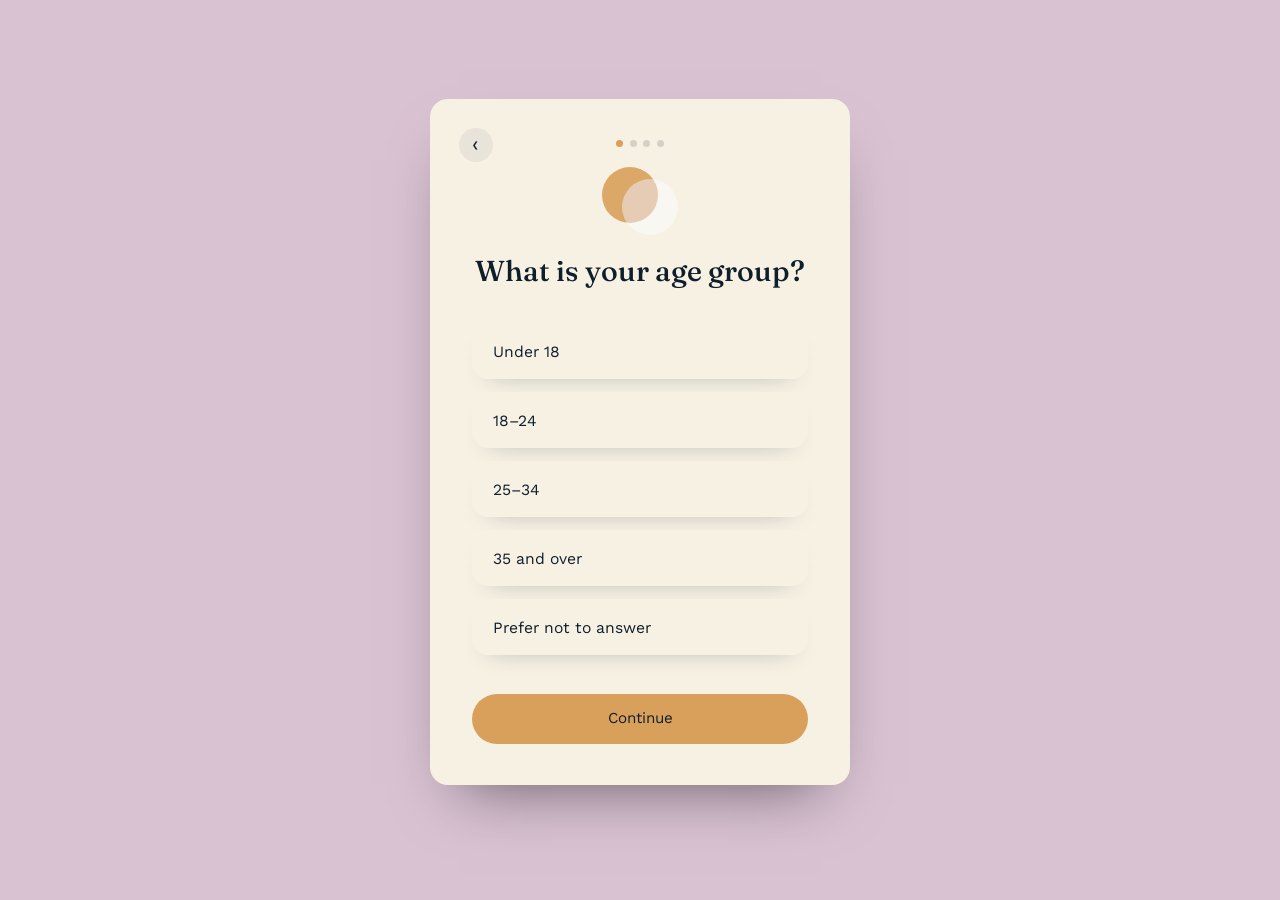
<file: age.html>
<!DOCTYPE html>
<html lang="en">
<head>
<meta charset="UTF-8">
<meta name="viewport" content="width=device-width, initial-scale=1.0">
<title>Age group — MindMirror</title>
<link rel="preconnect" href="https://fonts.googleapis.com">
<link rel="preconnect" href="https://fonts.gstatic.com" crossorigin>
<link href="https://fonts.googleapis.com/css2?family=Fraunces:opsz,wght@9..144,300;9..144,500;9..144,600&family=Work+Sans:wght@400;500;600&family=Space+Mono:wght@400;700&display=swap" rel="stylesheet">
<link rel="stylesheet" href="style.css">
</head>
<body class="auth-body">

<main class="auth">
  <div class="auth-card age-card">
    <button type="button" class="age-back" id="ageBack" aria-label="Go back">‹</button>

    <div class="q-progress" aria-hidden="true">
      <span class="is-active"></span><span></span><span></span><span></span>
    </div>

    <div class="age-mark" aria-hidden="true">
      <span class="mark mark--a"></span><span class="mark mark--b"></span>
    </div>

    <h1 class="age-card__title">What is your age group?</h1>

    <div class="intent-options age-options" id="ageOptions">
      <button type="button" class="intent-option">Under 18</button>
      <button type="button" class="intent-option">18–24</button>
      <button type="button" class="intent-option">25–34</button>
      <button type="button" class="intent-option">35 and over</button>
      <button type="button" class="intent-option">Prefer not to answer</button>
    </div>

    <a href="gender.html" class="slide__cta intent-continue" id="ageContinue">Continue</a>
  </div>
</main>

<script src="auth.js"></script>
</body>
</html>
</file>
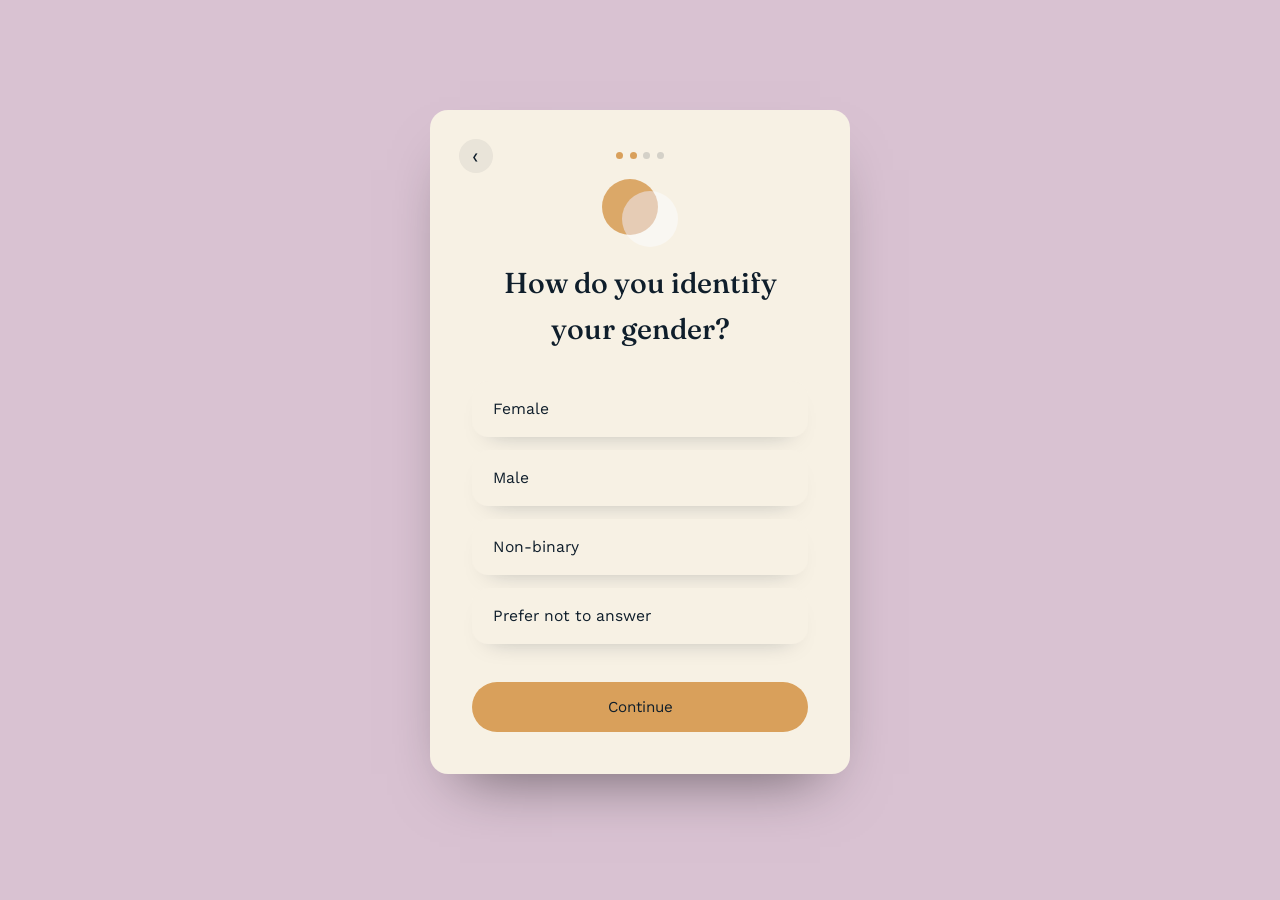
<file: gender.html>
<!DOCTYPE html>
<html lang="en">
<head>
<meta charset="UTF-8">
<meta name="viewport" content="width=device-width, initial-scale=1.0">
<title>Gender — MindMirror</title>
<link rel="preconnect" href="https://fonts.googleapis.com">
<link rel="preconnect" href="https://fonts.gstatic.com" crossorigin>
<link href="https://fonts.googleapis.com/css2?family=Fraunces:opsz,wght@9..144,300;9..144,500;9..144,600&family=Work+Sans:wght@400;500;600&family=Space+Mono:wght@400;700&display=swap" rel="stylesheet">
<link rel="stylesheet" href="style.css">
</head>
<body class="auth-body">

<main class="auth">
  <div class="auth-card age-card">
    <button type="button" class="age-back" id="genderBack" aria-label="Go back">‹</button>

    <div class="q-progress" aria-hidden="true">
      <span class="is-active"></span><span class="is-active"></span><span></span><span></span>
    </div>

    <div class="age-mark" aria-hidden="true">
      <span class="mark mark--a"></span><span class="mark mark--b"></span>
    </div>

    <h1 class="age-card__title">How do you identify your gender?</h1>

    <div class="intent-options age-options" id="genderOptions">
      <button type="button" class="intent-option">Female</button>
      <button type="button" class="intent-option">Male</button>
      <button type="button" class="intent-option">Non-binary</button>
      <button type="button" class="intent-option">Prefer not to answer</button>
    </div>

    <a href="sleep.html" class="slide__cta intent-continue" id="genderContinue">Continue</a>
  </div>
</main>

<script src="auth.js"></script>
</body>
</html>
</file>
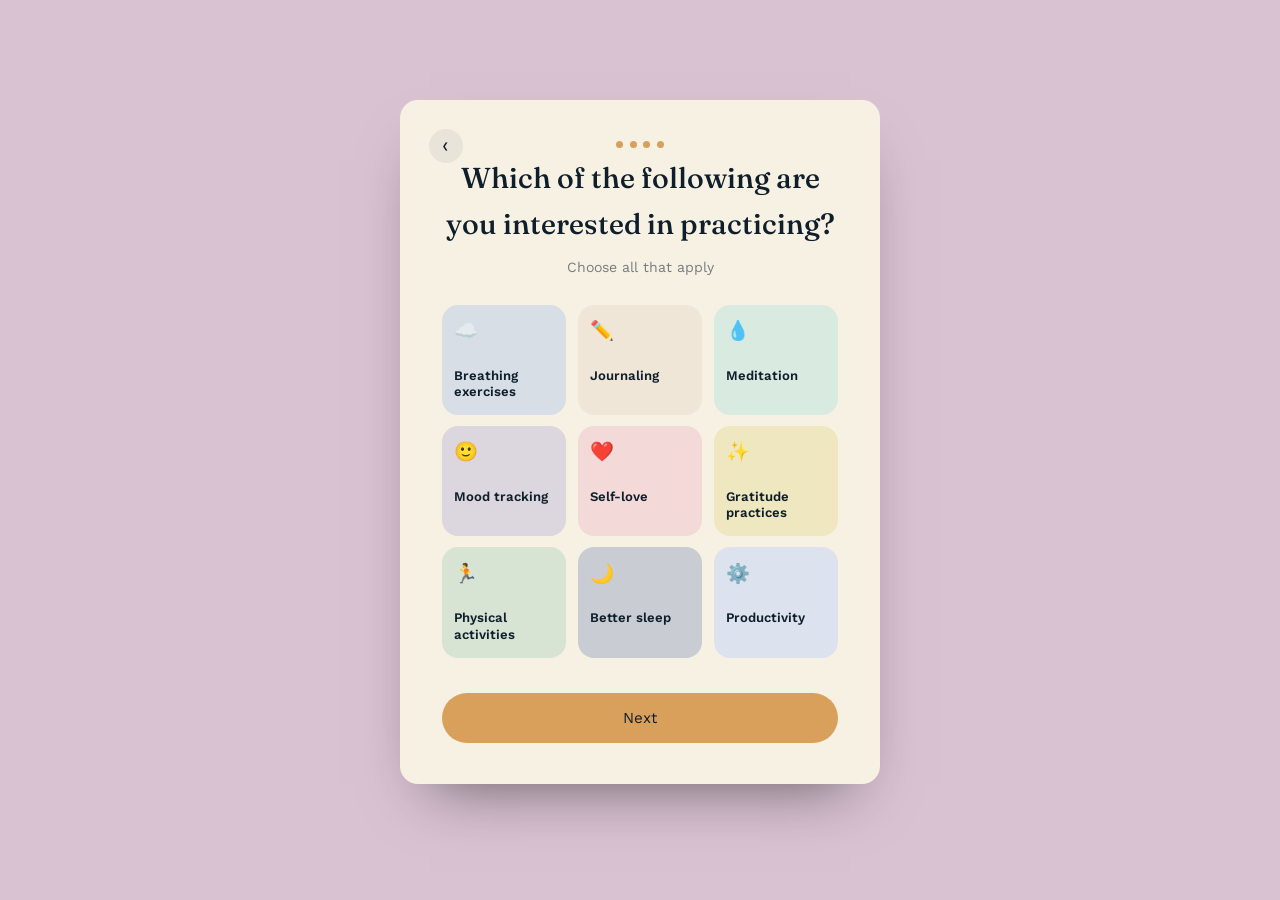
<file: interests.html>
<!DOCTYPE html>
<html lang="en">
<head>
<meta charset="UTF-8">
<meta name="viewport" content="width=device-width, initial-scale=1.0">
<title>Interests — MindMirror</title>
<link rel="preconnect" href="https://fonts.googleapis.com">
<link rel="preconnect" href="https://fonts.gstatic.com" crossorigin>
<link href="https://fonts.googleapis.com/css2?family=Fraunces:opsz,wght@9..144,300;9..144,500;9..144,600&family=Work+Sans:wght@400;500;600&family=Space+Mono:wght@400;700&display=swap" rel="stylesheet">
<link rel="stylesheet" href="style.css">
</head>
<body class="auth-body">

<main class="auth">
  <div class="auth-card age-card interests-card">
    <button type="button" class="age-back" id="interestsBack" aria-label="Go back">‹</button>

    <div class="q-progress" aria-hidden="true">
      <span class="is-active"></span><span class="is-active"></span><span class="is-active"></span><span class="is-active"></span>
    </div>

    <h1 class="age-card__title">Which of the following are you interested in practicing?</h1>
    <p class="interests-sub">Choose all that apply</p>

    <div class="interests-grid" id="interestsGrid">
      <button type="button" class="interest-card" style="background:#D7DEE6">
        <span class="interest-card__icon">☁️</span>
        <span class="interest-card__label">Breathing exercises</span>
      </button>
      <button type="button" class="interest-card" style="background:#EFE6D8">
        <span class="interest-card__icon">✏️</span>
        <span class="interest-card__label">Journaling</span>
      </button>
      <button type="button" class="interest-card" style="background:#D9EAE0">
        <span class="interest-card__icon">💧</span>
        <span class="interest-card__label">Meditation</span>
      </button>
      <button type="button" class="interest-card" style="background:#DCD7DE">
        <span class="interest-card__icon">🙂</span>
        <span class="interest-card__label">Mood tracking</span>
      </button>
      <button type="button" class="interest-card" style="background:#F4D9D9">
        <span class="interest-card__icon">❤️</span>
        <span class="interest-card__label">Self-love</span>
      </button>
      <button type="button" class="interest-card" style="background:#EFE7C0">
        <span class="interest-card__icon">✨</span>
        <span class="interest-card__label">Gratitude practices</span>
      </button>
      <button type="button" class="interest-card" style="background:#D7E4D4">
        <span class="interest-card__icon">🏃</span>
        <span class="interest-card__label">Physical activities</span>
      </button>
      <button type="button" class="interest-card" style="background:#C9CDD3">
        <span class="interest-card__icon">🌙</span>
        <span class="interest-card__label">Better sleep</span>
      </button>
      <button type="button" class="interest-card" style="background:#DCE3EE">
        <span class="interest-card__icon">⚙️</span>
        <span class="interest-card__label">Productivity</span>
      </button>
    </div>

    <a href="index.html#app" class="slide__cta intent-continue" id="interestsContinue">Next</a>
  </div>
</main>

<script src="auth.js"></script>
</body>
</html>
</file>
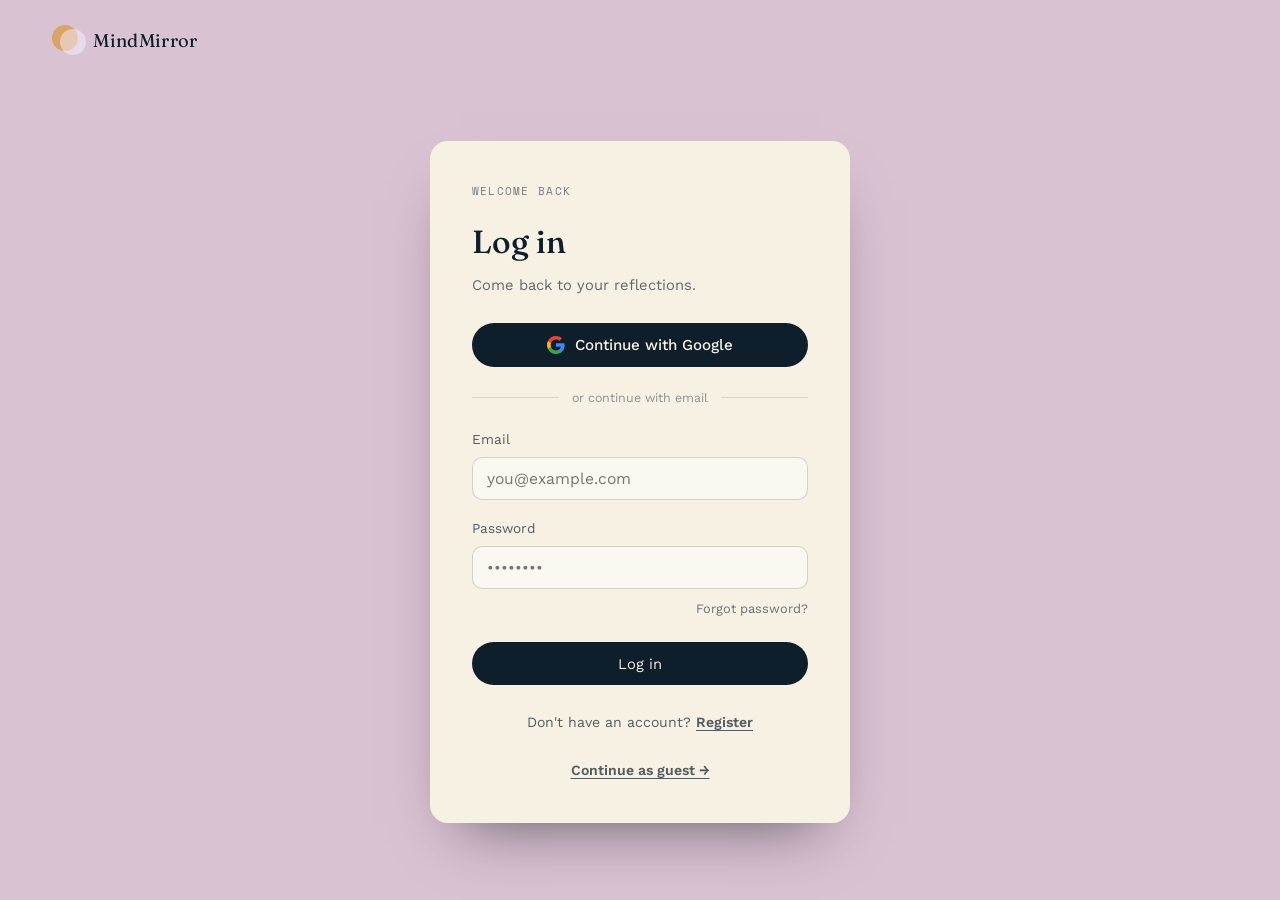
<file: login.html>
<!DOCTYPE html>
<html lang="en">
<head>
<meta charset="UTF-8">
<meta name="viewport" content="width=device-width, initial-scale=1.0">
<title>Log in — MindMirror</title>
<link rel="preconnect" href="https://fonts.googleapis.com">
<link rel="preconnect" href="https://fonts.gstatic.com" crossorigin>
<link href="https://fonts.googleapis.com/css2?family=Fraunces:opsz,wght@9..144,300;9..144,500;9..144,600&family=Work+Sans:wght@400;500;600&family=Space+Mono:wght@400;700&display=swap" rel="stylesheet">
<link rel="stylesheet" href="style.css">
<script src="https://accounts.google.com/gsi/client" async defer></script>
</head>
<body class="auth-body">

<header class="nav">
  <a href="index.html" class="nav__brand">
    <div class="nav__mark" aria-hidden="true">
      <span class="mark mark--a"></span><span class="mark mark--b"></span>
    </div>
    <span class="nav__word">MindMirror</span>
  </a>
</header>

<main class="auth">
  <div class="auth-card">
    <p class="panel__label">Welcome back</p>
    <h1 class="auth-card__title">Log in</h1>
    <p class="auth-card__sub">Come back to your reflections.</p>

    <div class="auth-social">
      <button type="button" class="auth-social-btn auth-social-btn--google" id="googleLoginBtn">
        <svg class="auth-social-btn__icon" viewBox="0 0 18 18" aria-hidden="true">
          <path fill="#4285F4" d="M17.64 9.2c0-.64-.06-1.25-.16-1.84H9v3.48h4.84a4.14 4.14 0 0 1-1.8 2.72v2.26h2.92c1.7-1.57 2.68-3.88 2.68-6.62z"/>
          <path fill="#34A853" d="M9 18c2.43 0 4.47-.8 5.96-2.18l-2.92-2.26c-.81.54-1.85.86-3.04.86-2.34 0-4.32-1.58-5.03-3.7H.96v2.33A9 9 0 0 0 9 18z"/>
          <path fill="#FBBC05" d="M3.97 10.72A5.4 5.4 0 0 1 3.68 9c0-.6.1-1.18.29-1.72V4.95H.96A9 9 0 0 0 0 9c0 1.45.35 2.83.96 4.05l3.01-2.33z"/>
          <path fill="#EA4335" d="M9 3.58c1.32 0 2.51.46 3.44 1.35l2.58-2.58C13.46.89 11.43 0 9 0A9 9 0 0 0 .96 4.95l3.01 2.33C4.68 5.16 6.66 3.58 9 3.58z"/>
        </svg>
        Continue with Google
      </button>
    </div>

    <div class="auth-divider"><span>or continue with email</span></div>

    <form class="auth-form" id="loginForm" novalidate>
      <label class="auth-field">
        <span>Email</span>
        <input type="email" name="email" placeholder="you@example.com" required>
      </label>

      <label class="auth-field">
        <span>Password</span>
        <input type="password" name="password" placeholder="••••••••" required>
      </label>

      <a href="#" class="auth-form__forgot">Forgot password?</a>

      <button type="submit" class="btn-analyze btn-analyze--full">
        <span class="btn-analyze__text">Log in</span>
        <span class="btn-analyze__ripple" aria-hidden="true"></span>
      </button>

      <p class="auth-form__note" id="loginNote" hidden>This will connect to your backend once it's ready — no account exists yet.</p>
    </form>

    <p class="auth-card__switch">Don't have an account? <a href="register.html">Register</a></p>
    <p class="auth-card__switch"><a href="index.html">Continue as guest →</a></p>
  </div>
</main>

<script src="auth.js"></script>
</body>
</html>
</file>
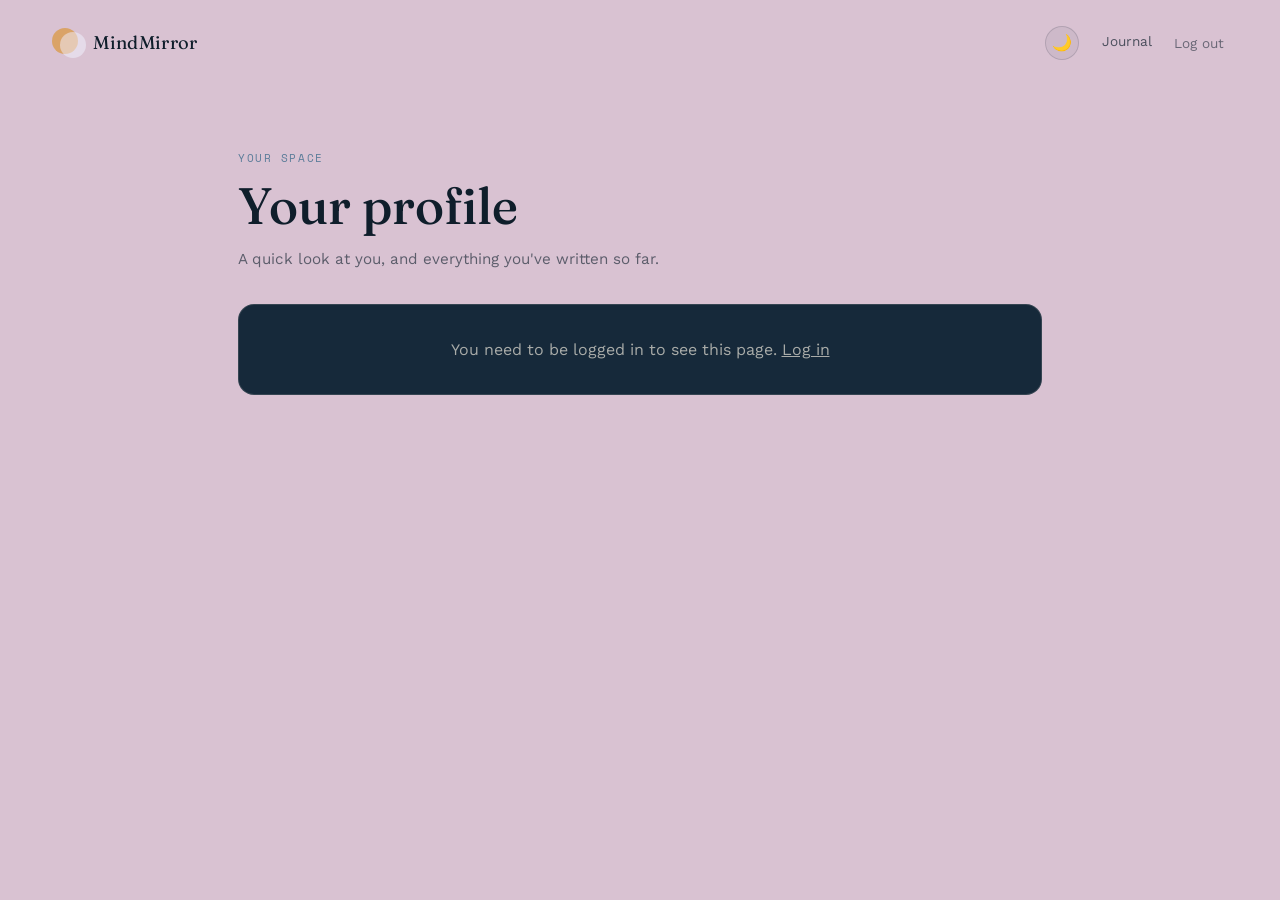
<file: profile.html>
<!DOCTYPE html>
<html lang="en">
<head>
<meta charset="UTF-8">
<meta name="viewport" content="width=device-width, initial-scale=1.0">
<title>Your profile — MindMirror</title>
<link rel="preconnect" href="https://fonts.googleapis.com">
<link rel="preconnect" href="https://fonts.gstatic.com" crossorigin>
<link href="https://fonts.googleapis.com/css2?family=Fraunces:opsz,wght@9..144,300;9..144,500;9..144,600&family=Work+Sans:wght@400;500;600&family=Space+Mono:wght@400;700&display=swap" rel="stylesheet">
<link rel="stylesheet" href="style.css">
</head>
<body class="profile-page">

<header class="nav">
  <a href="index.html" class="profile-brand">
    <div class="nav__mark" aria-hidden="true">
      <span class="mark mark--a"></span><span class="mark mark--b"></span>
    </div>
    <span class="nav__word">MindMirror</span>
  </a>
  <div class="nav__links">
    <button type="button" class="theme-toggle" id="themeToggle" aria-label="Toggle dark mode">🌙</button>
    <a class="nav__link" href="index.html#app">Journal</a>
    <button type="button" class="nav__link nav__link--logout profile-logout" id="profileLogout">Log out</button>
  </div>
</header>

<main>
  <section class="profile">

    <div class="profile__intro">
      <p class="profile__eyebrow">Your space</p>
      <h1 class="profile__title">Your profile</h1>
      <p class="profile__sub">A quick look at you, and everything you've written so far.</p>
    </div>

    <div class="profile-loading" id="profileLoading">Loading your profile…</div>

    <div class="profile-error" id="profileError" hidden>
      You need to be logged in to see this page. <a href="login.html">Log in</a>
    </div>

    <div id="profileContent" hidden>

      <div class="profile-card">
        <div class="profile-user">
          <div class="profile-avatar" id="profileAvatar">?</div>
          <div>
            <h2 id="profileName">—</h2>
            <p id="profileEmail">—</p>
          </div>
        </div>

        <div class="profile-details">
          <div class="profile-detail">
            <span class="profile-detail__label">AGE GROUP</span>
            <span class="profile-detail__value" id="profileAge">—</span>
          </div>
          <div class="profile-detail">
            <span class="profile-detail__label">GENDER</span>
            <span class="profile-detail__value" id="profileGender">—</span>
          </div>
          <div class="profile-detail">
            <span class="profile-detail__label">WAKE TIME</span>
            <span class="profile-detail__value" id="profileWake">—</span>
          </div>
          <div class="profile-detail">
            <span class="profile-detail__label">BED TIME</span>
            <span class="profile-detail__value" id="profileBed">—</span>
          </div>
        </div>

        <div class="profile-section">
          <p class="profile-section__label">Interests</p>
          <div class="profile-interests" id="profileInterests">
            <span class="profile-muted" id="profileInterestsEmpty">Nothing picked yet.</span>
          </div>
        </div>

        <div class="profile-stat">
          <span class="profile-stat__number" id="profileEntryCount">0</span>
          <span class="profile-stat__label">journal entries<br><span id="profileMemberSince"></span></span>
        </div>
      </div>

      <div class="profile-history">
        <div class="profile-history__head">
          <h2>Mood trend — last 7 days</h2>
        </div>
        <div id="profileTrendChart"></div>

        <div class="profile-history__head" style="margin-top:2.4rem;">
          <h2>Journal history</h2>
          <a href="index.html#app" class="profile-button">Write today's entry</a>
        </div>

        <div class="profile-history__list" id="profileHistoryList"></div>

        <div class="profile-empty" id="profileEmptyState" hidden>
          <div class="profile-empty__mark">✎</div>
          <h3>Nothing written yet</h3>
          <p>Once you save a journal entry, it'll show up here — along with your mood trend over time.</p>
          <a href="index.html#app" class="profile-button">Start writing</a>
        </div>
      </div>

    </div>

  </section>
</main>

<script src="mood-trend.js"></script>
<script src="profile.js"></script>
</body>
</html>
</file>
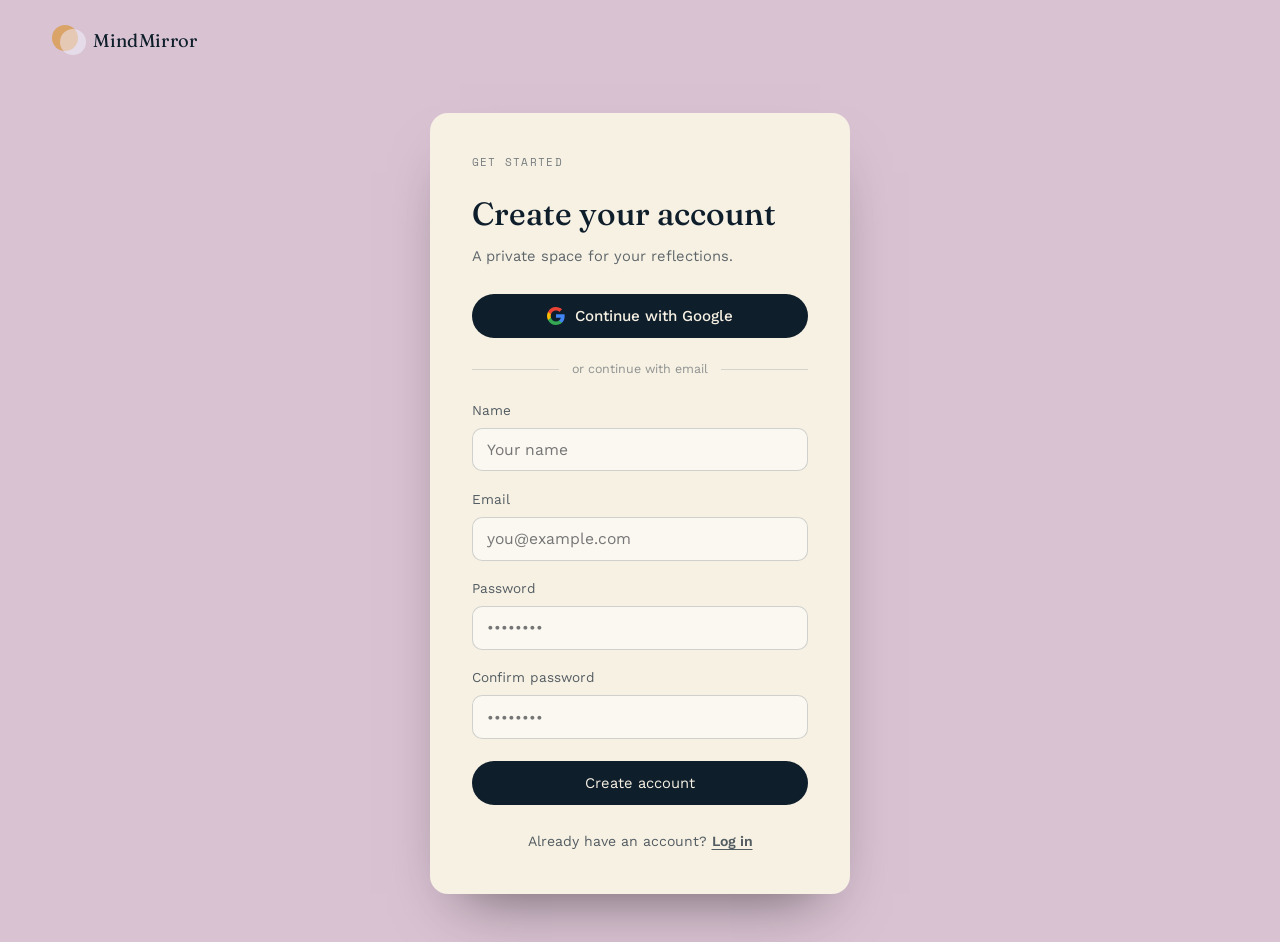
<file: register.html>
<!DOCTYPE html>
<html lang="en">
<head>
<meta charset="UTF-8">
<meta name="viewport" content="width=device-width, initial-scale=1.0">
<title>Register — MindMirror</title>
<link rel="preconnect" href="https://fonts.googleapis.com">
<link rel="preconnect" href="https://fonts.gstatic.com" crossorigin>
<link href="https://fonts.googleapis.com/css2?family=Fraunces:opsz,wght@9..144,300;9..144,500;9..144,600&family=Work+Sans:wght@400;500;600&family=Space+Mono:wght@400;700&display=swap" rel="stylesheet">
<link rel="stylesheet" href="style.css">
<script src="https://accounts.google.com/gsi/client" async defer></script>
</head>
<body class="auth-body">

<header class="nav">
  <a href="index.html" class="nav__brand">
    <div class="nav__mark" aria-hidden="true">
      <span class="mark mark--a"></span><span class="mark mark--b"></span>
    </div>
    <span class="nav__word">MindMirror</span>
  </a>
</header>

<main class="auth">
  <div class="auth-card">
    <p class="panel__label">Get started</p>
    <h1 class="auth-card__title">Create your account</h1>
    <p class="auth-card__sub">A private space for your reflections.</p>

    <div class="auth-social">
      <button type="button" class="auth-social-btn auth-social-btn--google" id="googleRegisterBtn">
        <svg class="auth-social-btn__icon" viewBox="0 0 18 18" aria-hidden="true">
          <path fill="#4285F4" d="M17.64 9.2c0-.64-.06-1.25-.16-1.84H9v3.48h4.84a4.14 4.14 0 0 1-1.8 2.72v2.26h2.92c1.7-1.57 2.68-3.88 2.68-6.62z"/>
          <path fill="#34A853" d="M9 18c2.43 0 4.47-.8 5.96-2.18l-2.92-2.26c-.81.54-1.85.86-3.04.86-2.34 0-4.32-1.58-5.03-3.7H.96v2.33A9 9 0 0 0 9 18z"/>
          <path fill="#FBBC05" d="M3.97 10.72A5.4 5.4 0 0 1 3.68 9c0-.6.1-1.18.29-1.72V4.95H.96A9 9 0 0 0 0 9c0 1.45.35 2.83.96 4.05l3.01-2.33z"/>
          <path fill="#EA4335" d="M9 3.58c1.32 0 2.51.46 3.44 1.35l2.58-2.58C13.46.89 11.43 0 9 0A9 9 0 0 0 .96 4.95l3.01 2.33C4.68 5.16 6.66 3.58 9 3.58z"/>
        </svg>
        Continue with Google
      </button>
    </div>

    <div class="auth-divider"><span>or continue with email</span></div>

    <form class="auth-form" id="registerForm" novalidate>
      <label class="auth-field">
        <span>Name</span>
        <input type="text" name="name" placeholder="Your name" required>
      </label>

      <label class="auth-field">
        <span>Email</span>
        <input type="email" name="email" placeholder="you@example.com" required>
      </label>

      <label class="auth-field">
        <span>Password</span>
        <input type="password" name="password" placeholder="••••••••" required>
      </label>

      <label class="auth-field">
        <span>Confirm password</span>
        <input type="password" name="confirmPassword" placeholder="••••••••" required>
      </label>

      <button type="submit" class="btn-analyze btn-analyze--full">
        <span class="btn-analyze__text">Create account</span>
        <span class="btn-analyze__ripple" aria-hidden="true"></span>
      </button>

      <p class="auth-form__note" id="registerNote" hidden>This will connect to your backend once it's ready — no account is actually created yet.</p>
    </form>

    <p class="auth-card__switch">Already have an account? <a href="login.html">Log in</a></p>
  </div>
</main>

<script src="auth.js"></script>
</body>
</html>
</file>
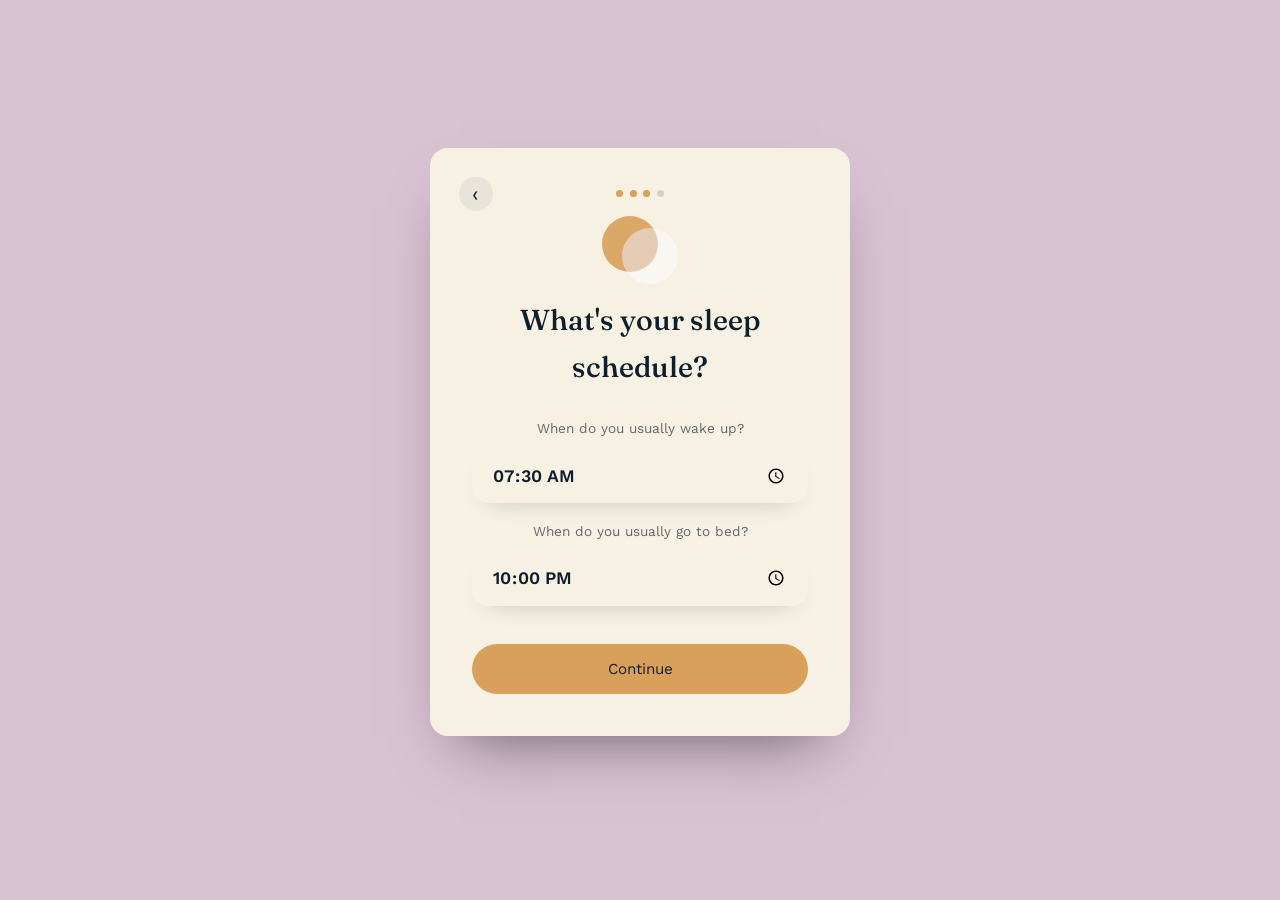
<file: sleep.html>
<!DOCTYPE html>
<html lang="en">
<head>
<meta charset="UTF-8">
<meta name="viewport" content="width=device-width, initial-scale=1.0">
<title>Sleep schedule — MindMirror</title>
<link rel="preconnect" href="https://fonts.googleapis.com">
<link rel="preconnect" href="https://fonts.gstatic.com" crossorigin>
<link href="https://fonts.googleapis.com/css2?family=Fraunces:opsz,wght@9..144,300;9..144,500;9..144,600&family=Work+Sans:wght@400;500;600&family=Space+Mono:wght@400;700&display=swap" rel="stylesheet">
<link rel="stylesheet" href="style.css">
</head>
<body class="auth-body">

<main class="auth">
  <div class="auth-card age-card">
    <button type="button" class="age-back" id="sleepBack" aria-label="Go back">‹</button>

    <div class="q-progress" aria-hidden="true">
      <span class="is-active"></span><span class="is-active"></span><span class="is-active"></span><span></span>
    </div>

    <div class="age-mark" aria-hidden="true">
      <span class="mark mark--a"></span><span class="mark mark--b"></span>
    </div>

    <h1 class="age-card__title">What's your sleep schedule?</h1>

    <div class="sleep-fields">
      <label class="sleep-field">
        <span>When do you usually wake up?</span>
        <input type="time" id="wakeTime" value="07:30">
      </label>
      <label class="sleep-field">
        <span>When do you usually go to bed?</span>
        <input type="time" id="bedTime" value="22:00">
      </label>
    </div>

    <a href="interests.html" class="slide__cta intent-continue" id="sleepContinue">Continue</a>
  </div>
</main>

<script src="auth.js"></script>
</body>
</html>
</file>
<file: style.css>
/* ---------------------------------------------------
   MindMirror — tokens
   Lavender-pink page background = sampled from the cover
   illustration, so the whole site now matches it.
   Ink navy is kept as the "dark mirror" surface + main text
   color. Paper card = the page you write on.
--------------------------------------------------- */
:root{
  --bg:         #D9C2D2;   /* page background, from cover art */
  --bg-deep:    #C9A9BE;   /* slightly deeper, for dividers/edges */

  --ink:        #0F1E2B;
  --ink-soft:   #16293A;
  --paper:      #F7F1E4;
  --paper-dim:  #EDE5D2;
  --ink-rgb:    15,30,43;                     /* same navy as --ink, as r,g,b — flips in dark mode */
  --line:       rgba(247,241,228,0.14);      /* light line — use inside dark cards */
  --line-deep:  rgba(var(--ink-rgb),0.14);    /* dark line — use directly on the page background */

  --amber:      #D9A05B;   /* joy / warmth   */
  --slate:      #5B7C99;   /* calm           */
  --plum:       #8A6A8E;   /* reflective/anxious */
  --rust:       #B5654F;   /* stress / anger */
  --moss:       #7E9179;   /* steady / low   */

  --display: "Fraunces", serif;
  --body:    "Work Sans", "Segoe UI", sans-serif;
  --mono:    "Space Mono", monospace;

  /* pastel tints for the onboarding slides — all in the same
     lavender family as --bg, so scrolling between them (and
     into the rest of the site) never jumps to a dark screen */
  --pastel-write:    #EAD9DE;
  --pastel-reflect:  #E3C9DC;
  --pastel-examples: #F0DCC9;
  --pastel-privacy:  #CFD6E4;

  --ease: cubic-bezier(.22,.61,.36,1);
}

/* ---------------- Dark theme ----------------
   Toggled by setting data-theme="dark" on <html> (see script.js).
   Only the PAGE background and page-level muted text/lines flip —
   things like the paper cards, dark "mirror" cards, and onboarding
   pastel slides keep their own fixed colors on purpose, the same
   way a real paper page or a mirror doesn't change color when you
   turn the room lights off. */
[data-theme="dark"]{
  --bg: #0F1E2B;
  --ink-rgb: 247,241,228;
}

@media (prefers-reduced-motion: reduce){
  *{ animation-duration: 0.001ms !important; transition-duration: 0.001ms !important; }
}

*{ box-sizing: border-box; }
html{ scroll-behavior: smooth; }
body{
  margin:0;
  background: var(--bg);
  color: rgb(var(--ink-rgb));
  font-family: var(--body);
  line-height: 1.6;
  -webkit-font-smoothing: antialiased;
}
h1,h2{ font-family: var(--display); font-weight: 500; margin:0; }
a{ color: inherit; }
button{ font-family: inherit; }

::selection{ background: var(--amber); color: var(--ink); }

:focus-visible{
  outline: 2px solid var(--amber);
  outline-offset: 3px;
}

/* ---------------- Onboarding carousel ---------------- */
.onboarding{
  position: relative;
  height: 100dvh;
  background: var(--bg);
  overflow: hidden;
}
.onboarding__skip{
  position:absolute; top: 1.4rem; right: 1.4rem; z-index: 5;
  color: var(--ink); text-decoration:none; opacity:.85;
  font-size: .85rem;
  padding: .4rem .9rem;
  background: rgba(255,255,255,.5);
  border-radius: 100px;
  backdrop-filter: blur(4px);
}
.onboarding__skip:hover{ opacity:1; }

.onboarding__track{
  display:flex;
  height:100%;
  overflow-x: auto;
  scroll-snap-type: x mandatory;
  scroll-behavior: smooth;
  -webkit-overflow-scrolling: touch;
  scrollbar-width: none;
}
.onboarding__track::-webkit-scrollbar{ display:none; }

.slide{
  flex: 0 0 100%;
  width: 100%;
  height: 100%;
  scroll-snap-align: start;
  display:flex;
  flex-direction: column;
  align-items:center;
  justify-content:center;
  gap: clamp(1.5rem,4vh,2.5rem);
  padding: clamp(1.5rem,6vw,3rem);
  text-align:center;
}
.slide--paper{ background: var(--paper); color: var(--ink); }
.slide--ink{ background: var(--pastel-write); color: var(--ink); }
.slide--plum{ background: var(--pastel-reflect); color: var(--ink); }
.slide--amber{ background: var(--pastel-examples); color: var(--ink); }
.slide--slate{ background: var(--pastel-privacy); color: var(--ink); }
.slide--ink.slide--cta{
  background: var(--bg);
  color: rgb(var(--ink-rgb));
  flex-direction: column !important;
  text-align: center;
}

.slide__content{ max-width: 480px; }
.slide__eyebrow{
  font-family: var(--mono); font-size: .72rem; letter-spacing:.14em;
  text-transform: uppercase; opacity:.6; margin: 0 0 .8rem;
}
.slide__title{
  font-family: var(--display);
  font-size: clamp(1.6rem, 4.6vw, 2.5rem);
  line-height: 1.15;
  margin: 0 0 .8rem;
}
.slide__sub{
  font-size: .98rem;
  opacity:.78;
  max-width: 40ch;
  margin: 0 auto;
}
.slide--cta .slide__sub{ margin-bottom: 1.6rem; }
.slide__cta{
  display:inline-block;
  text-decoration:none;
  color: var(--ink);
  background: var(--amber);
  padding: .8rem 1.6rem;
  border-radius: 100px;
  font-size: .95rem;
  transition: transform .25s var(--ease);
}
.slide__cta:hover{ transform: translateY(-2px); }

/* --- slide 1 (cover): a two-panel grid — image in one cell, text
   in the other. Explicit fr tracks mean each side always gets its
   fair share of width no matter how big the image is; unlike a
   plain flex row, the image can never squeeze the text down. --- */
.slide--cover{
  display: grid;
  grid-template-columns: 1fr;
  grid-template-rows: minmax(160px, 42vh) 1fr;
  height: 100%;
  width: 100%;
  padding: 0;
  gap: 0;
  background: var(--bg);
  color: rgb(var(--ink-rgb));
  text-align: center;
}
.cover-media{
  overflow: hidden;
  position: relative;
}
.cover-media img{
  display: block;
  width: 100%;
  height: 100%;
  object-fit: cover;
  object-position: center 25%;
}
.slide--cover .slide__content{
  display:flex; flex-direction:column; align-items:center; gap:.4rem;
  padding: clamp(1.5rem,4vh,2.2rem) clamp(1.5rem,6vw,2.5rem);
  overflow-y: auto;
}
.slide--cover .slide__cta{ margin-top: .6rem; }
.slide__account-link{
  margin-top: .9rem;
  font-size: .85rem;
  color: rgb(var(--ink-rgb));
  opacity: .6;
  text-decoration: underline;
  text-underline-offset: 3px;
  transition: opacity .2s var(--ease);
}
.slide__account-link:hover{ opacity: 1; }

@media (min-width: 640px){
  .slide--cover{
    grid-template-columns: 1fr 1fr;
    grid-template-rows: 1fr;
  }
  .cover-media{ height: 100%; }
}

/* --- slide 2 (intent): "What brings you here?" — a short,
   single-select question before the person lands in the app.
   Kept in the same lavender family as everything else. --- */
.slide--intent{
  background: var(--bg);
  color: rgb(var(--ink-rgb));
  overflow-y: auto;
  padding-top: clamp(2rem,6vh,3rem);
  padding-bottom: clamp(2rem,6vh,3rem);
}
.slide__content--wide{ max-width: 440px; width: 100%; }
.intent-options{
  display:flex; flex-direction:column; gap: .8rem;
  margin: 1.6rem 0 2rem;
  width: 100%;
}
.intent-option{
  font-family: var(--body);
  font-size: .98rem;
  text-align: left;
  color: var(--ink);
  background: var(--paper);
  border: 1px solid transparent;
  border-radius: 16px;
  padding: 1.1rem 1.3rem;
  cursor: pointer;
  box-shadow: 0 12px 25px -18px rgba(15,30,43,.35);
  transition: border-color .2s var(--ease), transform .2s var(--ease), background .2s var(--ease);
}
.intent-option:hover{ transform: translateY(-1px); }
.intent-option.is-selected{
  border-color: var(--amber);
  background: var(--paper-dim);
}
.intent-continue{ display:inline-block; }

/* --- phone mockup, shared by onboarding slides --- */
.phone-mock{
  width: min(78vw, 220px);
  height: min(58vh, 400px);
  border-radius: 26px;
  border: 6px solid rgba(0,0,0,.25);
  position: relative;
  padding: 1.6rem 1.1rem 1.2rem;
  display:flex; flex-direction:column;
  box-shadow: 0 30px 60px -25px rgba(0,0,0,.5);
}
.phone-mock--paper{ background: var(--paper); color: var(--ink); }
.phone-mock--ink{ background: var(--ink-soft); color: var(--paper); border-color: rgba(247,241,228,.15); }
.phone-mock__notch{
  position:absolute; top: 8px; left:50%; transform: translateX(-50%);
  width: 46px; height: 6px; border-radius: 4px;
  background: rgba(0,0,0,.18);
}
.phone-mock__prompt{ font-size:.85rem; opacity:.7; margin: .6rem 0 0; text-align:left; }
.phone-mock__orb{
  flex:1; margin: 1rem 0;
  border-radius: 999px;
  background: linear-gradient(180deg, var(--amber), var(--plum));
  opacity: .85;
}
.phone-mock__mic{
  align-self:center;
  width: 40px; height:40px; border-radius:50%;
  background: var(--ink); color: var(--paper);
  display:flex; align-items:center; justify-content:center;
  font-size: .95rem;
}
.phone-mock__label{ font-family: var(--mono); font-size: .65rem; letter-spacing:.08em; text-transform:uppercase; opacity:.55; text-align:left; margin:0 0 .5rem; }
.phone-mock__placeholder{
  flex:1; text-align:left; font-size:.8rem; opacity:.55;
  border-top: 1px dashed rgba(0,0,0,.15);
  padding-top:.6rem; margin:0;
}
.phone-mock__btn{
  align-self:flex-start;
  font-size:.72rem;
  background: var(--ink); color: var(--paper);
  padding: .4rem .8rem; border-radius: 100px;
  margin-top: .8rem;
}
.phone-mock__bars{ flex:1; display:flex; flex-direction:column; justify-content:center; gap: 1rem; }
.phone-mock__bar{ text-align:left; font-size:.72rem; }
.phone-mock__bar span{ display:block; margin-bottom:.3rem; opacity:.7; }
.phone-mock__bar::after{
  content:""; display:block; height:6px; border-radius:4px;
  width: var(--w); background: var(--c);
}
.phone-mock__chat{ flex:1; display:flex; flex-direction:column; justify-content:center; gap:.6rem; }
.phone-mock__bubble{ font-size:.72rem; padding:.55rem .7rem; border-radius:10px; text-align:left; line-height:1.4; }
.phone-mock__bubble--user{ align-self:flex-end; background: var(--paper); color: var(--ink); max-width:85%; }
.phone-mock__bubble--reflect{ align-self:flex-start; background: rgba(247,241,228,.08); border-left:2px solid var(--amber); max-width:85%; }
.phone-mock__lock{ flex:1; display:flex; align-items:center; justify-content:center; font-size:2.2rem; }

.onboarding__controls{
  position:absolute; bottom: 1.6rem; left:0; right:0;
  display:flex; align-items:center; justify-content:center; gap: 1rem;
  z-index: 5;
}
.onboarding__arrow{
  width: 34px; height: 34px; border-radius:50%;
  border: 1px solid rgba(247,241,228,.35);
  background: rgba(15,30,43,.35);
  backdrop-filter: blur(4px);
  color: var(--paper);
  font-size: 1.1rem;
  cursor:pointer;
  display:flex; align-items:center; justify-content:center;
  transition: opacity .2s var(--ease);
}
.onboarding__arrow:disabled{ opacity:.25; cursor:default; }
.onboarding__dots{ display:flex; gap:.5rem; }
.onboarding__dots span{
  width:6px; height:6px; border-radius:50%;
  background: rgba(15,30,43,.25);
  transition: background .25s var(--ease), transform .25s var(--ease);
}
.onboarding__dots span.is-active{
  background: var(--amber);
  transform: scale(1.3);
}
@media (min-width: 640px){
  .slide{ flex-direction: row; text-align:left; gap: clamp(2rem,6vw,5rem); justify-content:center; }
  .slide__content{ text-align:left; }
  .slide__sub{ margin: 0; }
  .slide--cover{ text-align:center; }
  .slide--cover .slide__content{ text-align:center; }
  .slide--cta{ text-align:center; }
  .slide--cta .slide__content{ text-align:center; }
}

/* ---------------- Nav ---------------- */
.nav{
  display:flex; align-items:center; gap:.7rem;
  padding: 1.6rem clamp(1.2rem, 5vw, 3.5rem);
}
.nav__mark{
  width: 26px; height: 26px; position: relative; flex-shrink:0;
}
.mark{ position:absolute; inset:0; border-radius: 50%; }
.mark--a{ background: var(--amber); transform: translate(-4px,-2px); opacity:.9; }
.mark--b{ background: var(--slate); transform: translate(4px,2px) scaleX(-1); opacity:.85; mix-blend-mode: screen; }
.nav__word{
  font-family: var(--display); font-size: 1.15rem; letter-spacing:.02em;
}
.nav__links{
  margin-inline-start: auto;
  display:flex; align-items:center; gap: 1.4rem;
}
.nav__link{
  font-size: .85rem; text-decoration:none; opacity:.7;
  border-bottom: 1px solid transparent;
  transition: opacity .2s var(--ease), border-color .2s var(--ease);
}
.nav__link--secondary{ display: none; }
.nav__link--cta{
  color: var(--ink);
  background: var(--amber);
  padding: .4rem .9rem;
  border-radius: 100px;
  opacity: 1;
}
.nav__link--cta:hover{ border-color: transparent; opacity:.9; }
.nav__link--logout{
  color: rgb(var(--ink-rgb));
  opacity:.55;
}
.nav__link--logout:hover{ opacity:1; border-color: var(--amber); }
.nav__greeting{
  font-size: .85rem;
  opacity:.75;
  font-family: var(--mono);
}
.nav__link:hover{ opacity:1; border-color: var(--amber); }
.theme-toggle{
  width: 34px; height: 34px;
  border-radius: 50%;
  border: 1px solid rgba(var(--ink-rgb),.15);
  background: rgba(var(--ink-rgb),.05);
  cursor: pointer;
  font-size: 1rem;
  display:flex; align-items:center; justify-content:center;
  transition: transform .2s var(--ease), background .2s var(--ease);
}
.theme-toggle:hover{ transform: translateY(-1px); background: rgba(var(--ink-rgb),.1); }
@media (min-width: 560px){
  .nav__link--secondary{ display: inline; }
}

/* ---------------- Journal history ---------------- */
.history{
  padding: 0 clamp(1.2rem,5vw,3.5rem) clamp(2rem,5vw,3rem);
  max-width: 1180px;
  margin: 0 auto;
}
.history__head{ max-width: 640px; margin-bottom: 1.6rem; }
.history__title{
  font-size: clamp(1.5rem,3vw,2rem);
  margin: .5rem 0 .8rem;
}
.history__sub{
  font-size: .9rem;
  color: rgba(var(--ink-rgb),.6);
  margin: 0;
}
.history__list{
  list-style:none; margin:0; padding:0;
  display:flex; flex-direction:column; gap:.7rem;
}
.history__empty{
  font-size: .9rem;
  color: rgba(var(--ink-rgb),.5);
  border: 1px dashed var(--line-deep);
  border-radius: 12px;
  padding: 1.2rem;
  text-align:center;
}
.history__item{
  display:flex; align-items:center; gap: 1rem;
  background: var(--ink-soft);
  border: 1px solid var(--line);
  border-radius: 12px;
  padding: .9rem 1.1rem;
}
.history__item__mood{
  flex-shrink:0;
  font-family: var(--mono); font-size:.68rem;
  letter-spacing:.06em; text-transform:uppercase;
  padding: .3rem .6rem; border-radius: 100px;
  border: 1px solid var(--h-color, var(--slate));
  color: var(--h-color, var(--slate));
}
.history__item__snippet{
  flex:1; font-size: .88rem;
  color: rgba(247,241,228,.85);
  overflow: hidden; text-overflow: ellipsis; white-space: nowrap;
}
.history__item__time{
  flex-shrink:0; font-family: var(--mono); font-size:.72rem;
  color: rgba(247,241,228,.4);
}
.history__item__download{
  flex-shrink:0;
  width: 26px; height: 26px;
  border-radius: 50%;
  border: none;
  background: rgba(247,241,228,.08);
  color: var(--paper);
  cursor: pointer;
  font-size: .8rem;
  display:flex; align-items:center; justify-content:center;
  transition: background .2s var(--ease);
}
.history__item__download:hover{ background: rgba(247,241,228,.18); }

/* ---------------- Mood trend chart ---------------- */
.mood-chart{ margin-top: 2rem; }
.mood-chart__label{
  font-family: var(--mono); font-size: .7rem; letter-spacing:.08em;
  text-transform: uppercase; opacity:.55; margin: 0 0 .8rem;
}
.mood-chart__svg{
  width: 100%; height: 140px;
  display:block;
}
.mood-chart__axis{
  display:flex; justify-content:space-between;
  padding: 0 clamp(20px,5%,40px);
  margin-top: .3rem;
  font-size: .72rem;
  color: rgba(var(--ink-rgb),.5);
}

/* ---------------- Word cloud ---------------- */
.word-cloud{ margin-top: 2rem; }
.word-cloud__label{
  font-family: var(--mono); font-size: .7rem; letter-spacing:.08em;
  text-transform: uppercase; opacity:.55; margin: 0 0 .9rem;
}
.word-cloud__words{
  display:flex; flex-wrap:wrap; gap: .5rem .9rem;
  align-items: baseline;
}
.word-cloud__word{
  font-family: var(--display);
  color: var(--amber);
  line-height: 1;
}
.word-cloud__word:nth-child(3n+2){ color: var(--plum); }
.word-cloud__word:nth-child(3n+3){ color: var(--slate); }
.word-cloud__empty{
  font-size: .88rem;
  color: rgba(var(--ink-rgb),.5);
}

/* ---------------- Breathing exercise ---------------- */
.breathing{
  padding: clamp(3rem,7vw,5rem) clamp(1.2rem,5vw,3.5rem) clamp(2rem,5vw,3rem);
  max-width: 1180px;
  margin: 0 auto;
  border-top: 1px solid var(--line-deep);
}
.breathing__box{
  display:flex; flex-direction:column; align-items:center; gap: 1.8rem;
  margin-top: 1.5rem;
}
.breathing__circle{
  width: 140px; height: 140px;
  border-radius: 50%;
  background: radial-gradient(circle at 35% 30%, var(--amber), var(--plum));
  display:flex; align-items:center; justify-content:center;
  color: var(--paper);
  font-weight: 600;
  font-size: .95rem;
  transition: transform 4s ease-in-out;
  box-shadow: 0 20px 45px -20px rgba(0,0,0,.4);
}
.breathing__circle.is-inhale,
.breathing__circle.is-hold{ transform: scale(1.4); }
.breathing__circle.is-exhale{ transform: scale(1); }

/* ---------------- Hero ---------------- */
.hero{
  padding: clamp(2.5rem,8vw,6rem) clamp(1.2rem,5vw,3.5rem) clamp(3rem,6vw,4.5rem);
  max-width: 780px;
}
.hero__eyebrow{
  font-family: var(--mono); font-size: .72rem; letter-spacing:.14em;
  text-transform: uppercase; color: var(--slate); margin: 0 0 1.2rem;
}
.hero__title{
  font-size: clamp(2.4rem, 6vw, 4rem);
  line-height: 1.08;
  color: var(--paper);
}
.hero__sub{
  max-width: 54ch;
  margin: 1.5rem 0 2rem;
  color: rgba(247,241,228,0.78);
  font-size: 1.05rem;
}
.hero__cta{
  display:inline-block;
  text-decoration:none;
  font-size: .95rem;
  color: var(--ink);
  background: var(--amber);
  padding: .75rem 1.4rem;
  border-radius: 100px;
  transition: transform .25s var(--ease), background .25s var(--ease);
}
.hero__cta:hover{ transform: translateY(-2px); background:#e5b078; }

/* ---------------- App / Mirror frame ---------------- */
.app{
  padding: 0 clamp(1.2rem,5vw,3.5rem) clamp(3rem,6vw,5rem);
}
.mirror-frame{
  display: grid;
  grid-template-columns: 1fr auto 1fr;
  gap: clamp(1rem,2.5vw,2rem);
  align-items: stretch;
  max-width: 1180px;
  margin: 0 auto;
}
.panel{
  border-radius: 18px;
  padding: clamp(1.4rem,2.6vw,2.2rem);
  min-height: 480px;
  display:flex; flex-direction:column;
}
.panel__label{
  font-family: var(--mono); font-size: .68rem; letter-spacing:.12em;
  text-transform: uppercase; opacity:.6; margin: 0 0 1rem;
}

/* --- writing panel: warm paper, feels like a lit page --- */
.panel--paper{
  background: var(--paper);
  color: var(--ink);
  box-shadow: 0 30px 60px -30px rgba(0,0,0,.55);
}
.panel--paper .panel__label{ color: var(--ink); opacity:.55; }
.panel__head{
  display:flex; justify-content:space-between; align-items:baseline;
}
.panel__count{ font-family: var(--mono); font-size: .8rem; opacity:.55; }

.streak-badge{
  display:inline-flex; align-items:center; gap:.3rem;
  font-size: .8rem;
  font-weight: 600;
  color: var(--rust);
  background: rgba(181,101,79,.1);
  border-radius: 100px;
  padding: .3rem .7rem;
  margin: .7rem 0 0;
  width: fit-content;
}
.streak-badge[hidden]{ display: none; }

/* --- quick mood check: single-select grid of 8 pastel moods,
   optional and separate from the NLP text analysis below --- */
.mood-picker__label{
  font-family: var(--mono); font-size: .68rem; letter-spacing:.08em;
  text-transform: uppercase; opacity:.5;
  margin: .8rem 0 .6rem;
}
.mood-picker{
  display:grid;
  grid-template-columns: repeat(4, 1fr);
  gap: .5rem;
  margin-bottom: .4rem;
}
.mood-option{
  display:flex; flex-direction:column; align-items:center; gap:.3rem;
  border: 2px solid transparent;
  border-radius: 14px;
  padding: .6rem .3rem;
  cursor: pointer;
  transition: transform .2s var(--ease), border-color .2s var(--ease);
}
.mood-option:hover{ transform: translateY(-1px); }
.mood-option.is-selected{ border-color: var(--ink); }
.mood-option__icon{ font-size: 1.3rem; }
.mood-option__label{
  font-size: .72rem;
  font-weight: 600;
  color: var(--ink);
}
@media (max-width: 420px){
  .mood-picker{ grid-template-columns: repeat(4, 1fr); gap:.4rem; }
  .mood-option{ padding: .5rem .2rem; }
  .mood-option__icon{ font-size: 1.1rem; }
  .mood-option__label{ font-size: .65rem; }
}

.journal{
  flex:1;
  width:100%;
  resize:none;
  border:none;
  background: transparent;
  font-family: var(--body);
  font-size: 1.05rem;
  line-height: 1.75;
  color: var(--ink);
  padding: 1.1rem 0 0;
  margin-top: .6rem;
  border-top: 1px dashed rgba(15,30,43,.2);
}
.journal:focus{ outline:none; }
.journal::placeholder{ color: rgba(15,30,43,.4); }

.panel__foot{
  display:flex; gap: .8rem; align-items:center; margin-top: 1.2rem;
}
.btn-analyze{
  position:relative;
  overflow:hidden;
  border:none; cursor:pointer;
  background: var(--ink);
  color: var(--paper);
  padding: .8rem 1.5rem;
  border-radius: 100px;
  font-size: .92rem;
  transition: transform .2s var(--ease);
}
.btn-analyze:hover{ transform: translateY(-1px); }
.btn-analyze:active{ transform: translateY(0); }
.btn-analyze__ripple{
  position:absolute; inset:0; border-radius:100px;
  background: radial-gradient(circle, rgba(217,160,91,.55) 0%, rgba(217,160,91,0) 60%);
  transform: scale(0); opacity:0;
}
.btn-analyze.is-rippling .btn-analyze__ripple{
  animation: ripple .6s var(--ease);
}
@keyframes ripple{
  0%{ transform: scale(0); opacity:.9; }
  100%{ transform: scale(2.6); opacity:0; }
}
.btn-clear{
  background:none; border:none; cursor:pointer;
  color: var(--ink); opacity:.55; font-size: .85rem;
  text-decoration: underline;
  text-underline-offset: 3px;
}
.btn-clear:hover{ opacity: .9; }

/* --- seam between the two panels (the mirror edge) --- */
.seam{
  width: 2px;
  background: linear-gradient(to bottom, transparent, var(--line-deep) 15%, var(--line-deep) 85%, transparent);
  position: relative;
}
.seam::before, .seam::after{
  content:""; position:absolute; left:50%; width:6px; height:6px;
  background: var(--amber); border-radius:50%; transform: translateX(-50%);
}
.seam::before{ top: 40%; }
.seam::after{ top: 58%; opacity:.5; }

/* --- reflection panel: cooler, darker, "underwater" --- */
.panel--reflection{
  background: var(--ink-soft);
  border: 1px solid var(--line);
  justify-content:flex-start;
}
.panel--reflection .panel__label{ color: var(--paper); }

.reflection__empty{
  margin: auto 0;
  text-align:center;
  padding: 2rem 1rem;
}
.reflection__empty-text{
  max-width: 32ch; margin: 0 auto;
  color: rgba(247,241,228,.6);
  font-size: .95rem;
}
.ripple-mark{
  width: 64px; height:64px; margin: 0 auto 1.4rem;
  position:relative;
}
.ripple-mark span{
  position:absolute; inset:0; border-radius:50%;
  border: 1px solid rgba(217,160,91,.45);
  animation: pulse 3.2s ease-out infinite;
}
.ripple-mark span:nth-child(2){ animation-delay: 1s; }
.ripple-mark span:nth-child(3){ animation-delay: 2s; }
@keyframes pulse{
  0%{ transform: scale(.3); opacity: .9; }
  100%{ transform: scale(1.6); opacity: 0; }
}

.reflection__result{ display:flex; flex-direction:column; }
.reflection__result[hidden]{ display: none; }

.mood-headline{
  display:flex; flex-direction:column; gap:.15rem;
  padding-bottom: 1.3rem; margin-bottom: 1.3rem;
  border-bottom: 1px solid var(--line);
}
.mood-headline__label{
  font-family: var(--mono); font-size:.7rem; letter-spacing:.1em;
  text-transform:uppercase; opacity:.55;
}
.mood-headline__word{
  font-family: var(--display); font-size: clamp(1.8rem,4vw,2.5rem);
  color: var(--amber);
}
.mood-headline__note{ font-size:.88rem; opacity:.7; }

/* --- emotion bars: each has a faint mirrored twin beneath it --- */
.emotion-bars{ list-style:none; margin:0 0 1.3rem; padding:0; display:flex; flex-direction:column; gap: 1.05rem; }
.emotion-bar__row{ display:flex; justify-content:space-between; font-size:.85rem; margin-bottom:.4rem; }
.emotion-bar__value{ font-family: var(--mono); opacity:.75; }
.emotion-bar__track{
  position:relative;
  height: 8px;
  background: rgba(247,241,228,.08);
  border-radius: 6px;
  overflow: visible;
}
.emotion-bar__fill{
  height:100%; border-radius:6px;
  width: 0%;
  transition: width 1s var(--ease);
}
.emotion-bar__reflection{
  position:absolute; left:0; top: 12px; height:6px; width:0%;
  border-radius:6px;
  opacity:.28;
  filter: blur(.3px);
  transform: scaleY(-1);
  transform-origin: top;
  transition: width 1s var(--ease);
  -webkit-mask-image: linear-gradient(to bottom, black, transparent);
          mask-image: linear-gradient(to bottom, black, transparent);
}

.reflection__message{
  font-size: .98rem;
  color: rgba(247,241,228,.88);
  background: rgba(247,241,228,.05);
  border-left: 2px solid var(--amber);
  padding: .9rem 1.1rem;
  border-radius: 0 10px 10px 0;
  margin: 0 0 1.2rem;
}
.reflection__disclaimer{
  margin-top: auto;
  font-size: .78rem;
  color: rgba(247,241,228,.5);
  padding-top: 1rem;
  border-top: 1px dashed var(--line);
}

/* --- suggestions list: concrete next-steps. Each entry can be a
   plain tip, a book (with cover image), a game (with cover image),
   or a video (linking out to a YouTube search).

   NOTE (2026-08-31): redesigned for clearer visual grouping — tips
   (advice/action items) now read as a distinct, lighter list, while
   book/game/video "resources" get their own slightly elevated card
   treatment (border + shadow) so the two kinds of suggestion don't
   blur together in one flat list. Each resource type also gets its
   own kicker color (Book=amber, Game=moss, Video=rust) instead of
   everything being amber, so the type is readable at a glance even
   before reading the label text. --- */
.reflection__suggestions{
  margin: 0 0 1.2rem;
}
.reflection__suggestions-label{
  font-family: var(--mono);
  font-size: .68rem;
  letter-spacing: .08em;
  text-transform: uppercase;
  opacity: .55;
  margin: 0 0 .7rem;
}
.reflection__suggestions-list{
  list-style: none;
  margin: 0;
  padding: 0;
  display: flex;
  flex-direction: column;
  gap: .5rem;
}
/* Extra breathing room right before the first media card (book/game/
   video) that follows one or more tip rows, so the two groups read as
   separate clusters instead of one undifferentiated list. */
.suggestion-card--tip + .suggestion-card--book,
.suggestion-card--tip + .suggestion-card--game,
.suggestion-card--tip + .suggestion-card--video{
  margin-top: .5rem;
}

.suggestion-card{
  border-radius: 12px;
  overflow: hidden;
}

/* tip: a lighter, left-accented row — reads as "advice to act on",
   visually distinct from the resource cards below it. */
.suggestion-card--tip{
  font-size: .88rem;
  line-height: 1.55;
  color: rgba(247,241,228,.85);
  background: rgba(247,241,228,.035);
  padding: .7rem .9rem;
  padding-left: 1.7rem;
  position: relative;
  border-left: 2px solid rgba(217,160,91,.4);
  border-radius: 0 10px 10px 0;
}
.suggestion-card__tip-mark{
  position: absolute;
  left: .75rem;
  top: .72rem;
  color: var(--amber);
  font-size: .75rem;
}

/* book / game / video: elevated "resource" cards — a subtle border
   and shadow lift them slightly off the page, since these are things
   to click into or look at, not just read inline like a tip. */
.suggestion-card--book,
.suggestion-card--game,
.suggestion-card--video{
  background: rgba(247,241,228,.05);
  border: 1px solid rgba(247,241,228,.08);
  box-shadow: 0 10px 22px -16px rgba(0,0,0,.5);
}
.suggestion-card--book,
.suggestion-card--game{
  display: flex;
  align-items: center;
  gap: .8rem;
  padding: .65rem .85rem;
}
.suggestion-card__cover{
  width: 44px;
  height: 60px;
  object-fit: cover;
  border-radius: 4px;
  background: rgba(247,241,228,.08);
  flex-shrink: 0;
}
.suggestion-card--game .suggestion-card__cover{
  width: 84px;
  height: 39px;
  border-radius: 6px;
}
/* Broken/missing cover image → hide the <img> (script.js's onerror
   handler does this) and show a plain glyph in its place instead of
   leaving an empty gap. */
.suggestion-card--no-image .suggestion-card__cover{ display: none; }
.suggestion-card--no-image{ position: relative; }
.suggestion-card--book.suggestion-card--no-image::before{
  content: "📖";
  width: 44px; height: 60px;
  border-radius: 4px;
  background: rgba(247,241,228,.08);
  display: flex; align-items: center; justify-content: center;
  font-size: 1.3rem;
  flex-shrink: 0;
}
.suggestion-card--game.suggestion-card--no-image::before{
  content: "🎮";
  width: 84px; height: 39px;
  border-radius: 6px;
  background: rgba(247,241,228,.08);
  display: flex; align-items: center; justify-content: center;
  font-size: 1.1rem;
  flex-shrink: 0;
}
.suggestion-card__text{
  display: flex;
  flex-direction: column;
  gap: .15rem;
  min-width: 0;
}
.suggestion-card__kicker{
  font-family: var(--mono);
  font-size: .64rem;
  letter-spacing: .06em;
  text-transform: uppercase;
  opacity: .85;
}
/* Distinct kicker color per resource type, so "what kind of thing is
   this" is legible before reading the label text at all. */
.suggestion-card--book .suggestion-card__kicker{ color: var(--amber); }
.suggestion-card--game .suggestion-card__kicker{ color: var(--moss); }
.suggestion-card--video .suggestion-card__kicker{ color: var(--rust); }
.suggestion-card__title{
  font-size: .9rem;
  color: rgba(247,241,228,.92);
  line-height: 1.35;
}
.suggestion-card__meta{
  font-size: .78rem;
  color: rgba(247,241,228,.6);
}

/* video: whole card is a link */
.suggestion-card--video{ padding: 0; }
.suggestion-card__video-link{
  display: flex;
  align-items: center;
  gap: .8rem;
  padding: .6rem .8rem;
  text-decoration: none;
  transition: background .2s var(--ease);
}
.suggestion-card__video-link:hover{ background: rgba(247,241,228,.06); }
.suggestion-card__play{
  flex-shrink: 0;
  width: 32px;
  height: 32px;
  border-radius: 50%;
  background: var(--rust);
  color: var(--paper);
  display: flex;
  align-items: center;
  justify-content: center;
  font-size: .7rem;
}

/* --- professional-help banner: shown only when the backend flags
   show_professional_help (moderate/severe negative mood, or the
   crisis-language / safety response). Warmer/rust-toned so it reads
   as "important" without feeling alarming. --- */
.reflection__professional-help{
  font-size: .9rem;
  line-height: 1.6;
  color: rgba(247,241,228,.92);
  background: rgba(181,101,79,.14);
  border: 1px solid rgba(181,101,79,.4);
  border-radius: 10px;
  padding: .9rem 1.1rem;
  margin: 0 0 1.2rem;
}
.reflection__professional-help p{ margin: 0 0 .8rem; }
.reflection__professional-help p:last-child{ margin-bottom: 0; }

/* --- tappable call buttons: tel: links, e.g. "Call 999",
   "Call Kaan Pete Roi". Dial directly on mobile. --- */
.call-action-row{
  display: flex;
  flex-wrap: wrap;
  gap: .6rem;
}
.call-action-btn{
  display: inline-flex;
  align-items: center;
  gap: .45rem;
  text-decoration: none;
  font-size: .85rem;
  font-weight: 600;
  color: var(--paper);
  background: var(--rust);
  padding: .55rem 1rem;
  border-radius: 100px;
  transition: transform .2s var(--ease), background .2s var(--ease);
}
.call-action-btn:hover{ transform: translateY(-1px); background: #a5563f; }
.call-action-btn__icon{ font-size: .85rem; }

/* ---------------- Case studies ---------------- */
.cases{
  padding: clamp(3rem,7vw,5rem) clamp(1.2rem,5vw,3.5rem) clamp(2rem,5vw,3rem);
  max-width: 1180px;
  margin: 0 auto;
  border-top: 1px solid var(--line-deep);
}
.cases__head{ max-width: 640px; margin-bottom: 2.4rem; }
.cases__title{
  font-size: clamp(1.7rem,3.4vw,2.4rem);
  margin: .6rem 0 1rem;
}
.cases__sub{
  color: rgba(var(--ink-rgb),.7);
  font-size: .98rem;
  margin: 0;
}

.cases__list{
  display:flex; flex-direction:column; gap: .9rem;
}

.case-item{
  --case-color: var(--slate);
  border: 1px solid var(--line);
  border-radius: 14px;
  background: var(--ink-soft);
  overflow: hidden;
}

.case-item__header{
  width:100%;
  display:flex; align-items:center; gap: 1rem;
  background: none; border:none; cursor:pointer;
  color: var(--paper);
  padding: 1.1rem 1.3rem;
  text-align: left;
  font-family: var(--body);
}
.case-item__tag{
  flex-shrink:0;
  font-family: var(--mono);
  font-size: .68rem;
  letter-spacing: .04em;
  padding: .3rem .65rem;
  border-radius: 100px;
  color: var(--case-color);
  border: 1px solid var(--case-color);
  background: color-mix(in srgb, var(--case-color) 14%, transparent);
  white-space: nowrap;
}
.case-item__title{
  flex:1;
  font-size: 1rem;
}
.case-item__chevron{
  flex-shrink:0;
  width: 18px; height: 18px;
  position: relative;
}
.case-item__chevron::before,
.case-item__chevron::after{
  content:""; position:absolute; top:50%; width:9px; height:2px;
  background: var(--paper); opacity:.6;
  transition: transform .3s var(--ease);
}
.case-item__chevron::before{ left: 0; transform: rotate(40deg); transform-origin: right center; }
.case-item__chevron::after{ right: 0; transform: rotate(-40deg); transform-origin: left center; }
.case-item.is-open .case-item__chevron::before{ transform: rotate(-40deg); }
.case-item.is-open .case-item__chevron::after{ transform: rotate(40deg); }

.case-item__body-wrap{
  display: grid;
  grid-template-rows: 0fr;
  transition: grid-template-rows .4s var(--ease);
}
.case-item.is-open .case-item__body-wrap{ grid-template-rows: 1fr; }
.case-item__body{
  overflow: hidden;
  padding: 0 1.3rem 1.3rem;
  display:flex; flex-direction:column; gap: .8rem;
}

.case-bubble--situation{
  font-size: .85rem;
  color: rgba(247,241,228,.55);
  margin: 0 0 .2rem;
}

.case-bubble{
  max-width: 88%;
  padding: .8rem 1rem;
  border-radius: 14px;
  font-size: .92rem;
  line-height: 1.6;
}
.case-bubble--user{
  align-self: flex-end;
  background: var(--paper);
  color: var(--ink);
  border-bottom-right-radius: 4px;
}
.case-bubble--reflection{
  align-self: flex-start;
  background: rgba(247,241,228,.06);
  border-left: 2px solid var(--case-color);
  border-bottom-left-radius: 4px;
  color: rgba(247,241,228,.9);
}
.case-bubble__badge{
  display:inline-flex; align-items:center; gap:.4rem;
  font-family: var(--mono); font-size: .68rem;
  letter-spacing:.06em; text-transform:uppercase;
  color: var(--case-color);
  margin-bottom: .5rem;
}
.case-bubble__badge::before{
  content:""; width:6px; height:6px; border-radius:50%;
  background: var(--case-color);
}

/* ---------------- About ---------------- */
.about{
  padding: clamp(3rem,7vw,5rem) clamp(1.2rem,5vw,3.5rem);
  max-width: 1180px;
  margin: 0 auto;
  border-top: 1px solid var(--line-deep);
}
.about__title{
  font-size: clamp(1.6rem,3vw,2.2rem);
  margin-bottom: 2rem;
}
.about__grid{
  display:grid;
  grid-template-columns: repeat(auto-fit, minmax(220px,1fr));
  gap: 1.8rem;
}
.about__item{ max-width: 34ch; }
.about__num{
  display:block; font-family: var(--mono); color: var(--slate);
  font-size:.8rem; margin-bottom:.5rem;
}
.about__item p{ margin:0; color: rgba(var(--ink-rgb),.72); font-size:.95rem; }

/* ---------------- Footer ---------------- */
.footer{
  text-align:center;
  padding: 2.2rem 1rem 3rem;
  font-size: .8rem;
  color: rgba(var(--ink-rgb),.5);
}

/* ---------------- Auth pages (login / register) ---------------- */
.auth-body{ min-height: 100dvh; display:flex; flex-direction:column; }
.nav__brand{
  display:flex; align-items:center; gap:.7rem;
  text-decoration:none; color: rgb(var(--ink-rgb));
}
.auth{
  flex:1;
  display:flex; align-items:center; justify-content:center;
  padding: 2rem clamp(1.2rem,5vw,3.5rem) 3rem;
}
.auth-card{
  width: 100%;
  max-width: 420px;
  background: var(--paper);
  color: var(--ink);
  border-radius: 18px;
  padding: clamp(1.8rem,4vw,2.6rem);
  box-shadow: 0 30px 60px -30px rgba(0,0,0,.55);
}
.auth-card .panel__label{ color: var(--ink); opacity:.55; }
.auth-card__title{
  font-size: clamp(1.6rem,3.6vw,2rem);
  margin: .3rem 0 .4rem;
}
.auth-card__sub{
  font-size: .92rem;
  opacity:.65;
  margin: 0 0 1.6rem;
}

.auth-social{ display:flex; flex-direction:column; gap:.7rem; margin-bottom: 1.3rem; }
.auth-social-btn{
  display:flex; align-items:center; justify-content:center; gap:.6rem;
  width:100%;
  font-family: var(--body);
  font-size: .95rem;
  font-weight: 500;
  padding: .75rem 1rem;
  border-radius: 100px;
  border: 1px solid rgba(15,30,43,.12);
  cursor: pointer;
  transition: transform .2s var(--ease), background .2s var(--ease);
}
.auth-social-btn:hover{ transform: translateY(-1px); }
.auth-social-btn__icon{ width: 18px; height: 18px; flex-shrink:0; }
.auth-social-btn--google{
  background: var(--ink);
  color: var(--paper);
  border-color: transparent;
}
.auth-social-btn--google:hover{ background: var(--ink-soft); }

.auth-divider{
  display:flex; align-items:center; gap:.8rem;
  margin: 0 0 1.3rem;
  font-size: .78rem;
  color: rgba(15,30,43,.45);
}
.auth-divider::before, .auth-divider::after{
  content:"";
  flex:1;
  height:1px;
  background: rgba(15,30,43,.14);
}

.auth-form{ display:flex; flex-direction:column; gap: 1.1rem; }
.auth-field{ display:flex; flex-direction:column; gap: .4rem; font-size: .85rem; }
.auth-field span{ opacity:.7; }
.auth-field input{
  font-family: var(--body);
  font-size: .98rem;
  padding: .7rem .9rem;
  border-radius: 10px;
  border: 1px solid rgba(15,30,43,.18);
  background: rgba(255,255,255,.5);
  color: var(--ink);
}
.auth-field input:focus{
  outline:none;
  border-color: var(--amber);
}
.auth-form__forgot{
  align-self: flex-end;
  font-size: .8rem;
  opacity:.6;
  text-decoration:none;
  margin-top: -.5rem;
}
.auth-form__forgot:hover{ opacity:1; }
.btn-analyze--full{
  width:100%;
  justify-content:center;
  display:inline-flex;
  align-items:center;
  margin-top: .3rem;
}
.auth-form__note{
  font-size: .82rem;
  color: rgba(15,30,43,.65);
  background: rgba(217,160,91,.18);
  border-left: 2px solid var(--amber);
  padding: .7rem .9rem;
  border-radius: 0 8px 8px 0;
  margin: 0;
}
.auth-card__switch{
  text-align:center;
  font-size: .88rem;
  opacity:.7;
  margin: 1.6rem 0 0;
}
.auth-card__switch a{ color: var(--ink); font-weight:600; text-decoration: underline; text-underline-offset: 3px; }

/* ---------------- Age-question page (after login/register) ---------------- */
.age-card{
  position: relative;
  text-align: center;
}
.age-back{
  position: absolute;
  top: clamp(1.4rem,3vw,1.8rem);
  left: clamp(1.4rem,3vw,1.8rem);
  width: 34px; height: 34px;
  border-radius: 50%;
  border: none;
  background: rgba(15,30,43,.06);
  color: var(--ink);
  font-size: 1.3rem;
  line-height: 1;
  cursor: pointer;
  display:flex; align-items:center; justify-content:center;
}
.age-back:hover{ background: rgba(15,30,43,.12); }
.age-mark{
  width: 56px; height: 56px;
  position: relative;
  margin: 1.6rem auto 1.2rem;
}
.age-mark .mark--a{ transform: translate(-10px,-6px); }
.age-mark .mark--b{ transform: translate(10px,6px) scaleX(-1); }
.age-card__title{
  font-size: clamp(1.4rem,3.4vw,1.8rem);
  margin: 0 0 1.8rem;
}
.age-options{ margin-top: 0; }
.age-card .intent-continue{ width: 100%; text-align:center; margin-top: .4rem; }

.q-progress{
  display:flex; justify-content:center; gap:.4rem;
  margin: 0 0 .4rem;
}
.q-progress span{
  width: 7px; height: 7px; border-radius:50%;
  background: rgba(15,30,43,.15);
}
.q-progress span.is-active{ background: var(--amber); }

.sleep-fields{
  display:flex; flex-direction:column; gap: 1.1rem;
  margin: 1.6rem 0 2rem;
}
.sleep-field{
  display:flex; flex-direction:column; gap:.5rem;
  font-size: .85rem;
  color: rgba(15,30,43,.65);
}
.sleep-field input[type="time"]{
  font-family: var(--body);
  font-size: 1.1rem;
  font-weight: 600;
  color: var(--ink);
  background: var(--paper);
  border: 1px solid transparent;
  border-radius: 16px;
  padding: .9rem 1.2rem;
  box-shadow: 0 12px 25px -18px rgba(15,30,43,.35);
}
.sleep-field input[type="time"]:focus{
  outline:none;
  border-color: var(--amber);
}

/* ---------------- Interests page (multi-select grid) ---------------- */
.interests-card{ max-width: 480px; }
.interests-sub{
  font-size: .88rem;
  color: rgba(15,30,43,.55);
  margin: -1.2rem 0 1.6rem;
}
.interests-grid{
  display:grid;
  grid-template-columns: repeat(3, 1fr);
  gap: .7rem;
  margin-bottom: 1.8rem;
}
.interest-card{
  display:flex; flex-direction:column; align-items:flex-start; gap: 1.6rem;
  border: none;
  border-radius: 16px;
  padding: .9rem .8rem;
  min-height: 92px;
  cursor: pointer;
  text-align: left;
  transition: transform .2s var(--ease);
}
.interest-card:hover{ transform: translateY(-1px); }
.interest-card__icon{ font-size: 1.2rem; }
.interest-card__label{
  font-size: .82rem;
  font-weight: 600;
  color: var(--ink);
  line-height: 1.25;
}
.interest-card.is-selected{
  background: var(--ink) !important;
}
.interest-card.is-selected .interest-card__label{ color: var(--paper); }

@media (max-width: 420px){
  .interests-grid{ gap: .5rem; }
  .interest-card{ padding: .7rem .6rem; min-height: 80px; }
  .interest-card__label{ font-size: .76rem; }
}

/* ---------------- Responsive ---------------- */
@media (max-width: 880px){
  .mirror-frame{ grid-template-columns: 1fr; }
  .seam{ width: auto; height: 2px; background: linear-gradient(to right, transparent, var(--line-deep) 15%, var(--line-deep) 85%, transparent); }
  .seam::before{ top:auto; left:40%; }
  .seam::after{ top:auto; left:58%; }
  .panel{ min-height: unset; }
  .journal{ min-height: 220px; }
}


/* ==========================================================
   MindMirror — Profile page
   ========================================================== */

.profile-page{ min-height:100vh; }

.profile-brand{
  display:flex;
  align-items:center;
  gap:.7rem;
  color:inherit;
  text-decoration:none;
}

.profile{
  width:100%;
  max-width:900px;
  margin:0 auto;
  padding:clamp(2rem,6vw,4rem) clamp(1.2rem,5vw,3rem) clamp(4rem,8vw,6rem);
}

.profile__intro{ margin-bottom:2rem; }

.profile__eyebrow{
  font-family:var(--mono);
  font-size:.7rem;
  letter-spacing:.14em;
  text-transform:uppercase;
  color:var(--slate);
  margin:0 0 .7rem;
}

.profile__title{
  font-size:clamp(2rem,5vw,3.2rem);
  line-height:1.1;
  color:rgb(var(--ink-rgb));
}

.profile__sub{
  margin:.8rem 0 0;
  font-size:.95rem;
  color:rgba(var(--ink-rgb),.62);
}

.profile-card{
  background:var(--paper);
  color:var(--ink);
  border-radius:18px;
  padding:clamp(1.4rem,4vw,2.4rem);
  box-shadow:0 30px 60px -30px rgba(0,0,0,.45);
}

.profile-user{
  display:flex;
  align-items:center;
  gap:1rem;
  padding-bottom:1.5rem;
  margin-bottom:1.5rem;
  border-bottom:1px solid rgba(15,30,43,.1);
}

.profile-avatar{
  width:64px;
  height:64px;
  flex-shrink:0;
  border-radius:50%;
  background:var(--ink);
  color:var(--amber);
  display:flex;
  align-items:center;
  justify-content:center;
  font-family:var(--display);
  font-size:1.7rem;
}

.profile-user h2{
  margin:0;
  font-family:var(--display);
  font-size:1.45rem;
  font-weight:500;
}

.profile-user p{
  margin:.15rem 0 0;
  font-size:.82rem;
  color:rgba(15,30,43,.55);
}

.profile-details{
  display:grid;
  grid-template-columns:repeat(2,1fr);
  gap:.7rem;
}

.profile-detail{
  background:var(--paper-dim);
  border-radius:14px;
  padding:1rem;
  min-height:90px;
  display:flex;
  flex-direction:column;
  justify-content:space-between;
}

.profile-detail__label{
  font-family:var(--mono);
  font-size:.62rem;
  letter-spacing:.09em;
  color:rgba(15,30,43,.5);
}

.profile-detail__value{
  font-family:var(--display);
  font-size:1.05rem;
  color:var(--ink);
}

.profile-section{ margin-top:1.7rem; }

.profile-section__label{
  font-family:var(--mono);
  font-size:.66rem;
  letter-spacing:.1em;
  text-transform:uppercase;
  color:rgba(15,30,43,.5);
  margin:0 0 .7rem;
}

.profile-interests{
  display:flex;
  flex-wrap:wrap;
  gap:.55rem;
}

.profile-interest{
  display:inline-flex;
  align-items:center;
  background:rgba(217,160,91,.15);
  border:1px solid rgba(217,160,91,.35);
  color:var(--ink);
  border-radius:100px;
  padding:.45rem .8rem;
  font-size:.82rem;
}

.profile-muted{
  font-size:.85rem;
  color:rgba(15,30,43,.48);
}

.profile-stat{
  display:flex;
  align-items:baseline;
  gap:.55rem;
  margin-top:1.8rem;
  padding-top:1.4rem;
  border-top:1px dashed rgba(15,30,43,.16);
}

.profile-stat__number{
  font-family:var(--display);
  font-size:2rem;
  color:var(--rust);
}

.profile-stat__label{
  font-size:.85rem;
  color:rgba(15,30,43,.55);
}

.profile-history{ margin-top:3.5rem; }

.profile-history__head{
  display:flex;
  align-items:end;
  justify-content:space-between;
  gap:1rem;
  margin-bottom:1.2rem;
}

.profile-history__head h2{
  font-size:clamp(1.5rem,3vw,2rem);
  color:rgb(var(--ink-rgb));
}

.profile-button{
  display:inline-flex;
  align-items:center;
  justify-content:center;
  text-decoration:none;
  color:var(--ink);
  background:var(--amber);
  border-radius:100px;
  padding:.65rem 1rem;
  font-size:.82rem;
  white-space:nowrap;
  transition:transform .2s var(--ease), opacity .2s var(--ease);
}

.profile-button:hover{
  transform:translateY(-1px);
  opacity:.9;
}

.profile-history__list{
  display:flex;
  flex-direction:column;
  gap:.7rem;
}

.profile-history__item{
  display:flex;
  align-items:center;
  gap:1rem;
  background:var(--ink-soft);
  border:1px solid var(--line);
  border-radius:14px;
  padding:1rem 1.1rem;
}

.profile-history__mood{
  flex-shrink:0;
  font-family:var(--mono);
  font-size:.65rem;
  letter-spacing:.06em;
  text-transform:uppercase;
  color:var(--amber);
  border:1px solid rgba(217,160,91,.45);
  border-radius:100px;
  padding:.35rem .6rem;
}

.profile-history__content{
  min-width:0;
  flex:1;
}

.profile-history__text{
  margin:0 0 .25rem;
  color:rgba(247,241,228,.88);
  font-size:.88rem;
  overflow:hidden;
  text-overflow:ellipsis;
  white-space:nowrap;
}

.profile-history__date{
  font-family:var(--mono);
  font-size:.65rem;
  color:rgba(247,241,228,.42);
}

.profile-loading,
.profile-error,
.profile-empty{
  background:var(--ink-soft);
  border:1px solid var(--line);
  border-radius:16px;
  padding:2rem;
  text-align:center;
  color:rgba(247,241,228,.65);
}

.profile-empty__mark{
  font-size:1.7rem;
  color:var(--amber);
  margin-bottom:.7rem;
}

.profile-empty h3{
  font-family:var(--display);
  font-size:1.3rem;
  font-weight:500;
  color:var(--paper);
  margin:0 0 .4rem;
}

.profile-empty p{
  margin:0 auto 1.2rem;
  max-width:38ch;
  font-size:.85rem;
  color:rgba(247,241,228,.55);
}

.profile-empty .profile-button{ color:var(--ink); }

.profile-logout{
  background:none;
  border:none;
  cursor:pointer;
  padding:0;
}

@media (max-width:600px){
  .profile-details{ grid-template-columns:1fr; }
  .profile-history__head{
    align-items:flex-start;
    flex-direction:column;
  }
  .profile-history__item{
    align-items:flex-start;
    flex-direction:column;
    gap:.65rem;
  }
  .profile-history__text{ white-space:normal; }
  .profile-button{ width:100%; }
}

@media (max-width:420px){
  .profile-card{ padding:1.1rem; }
  .profile-user{ align-items:flex-start; }
  .profile-avatar{
    width:54px;
    height:54px;
    font-size:1.4rem;
  }
}
</file>
